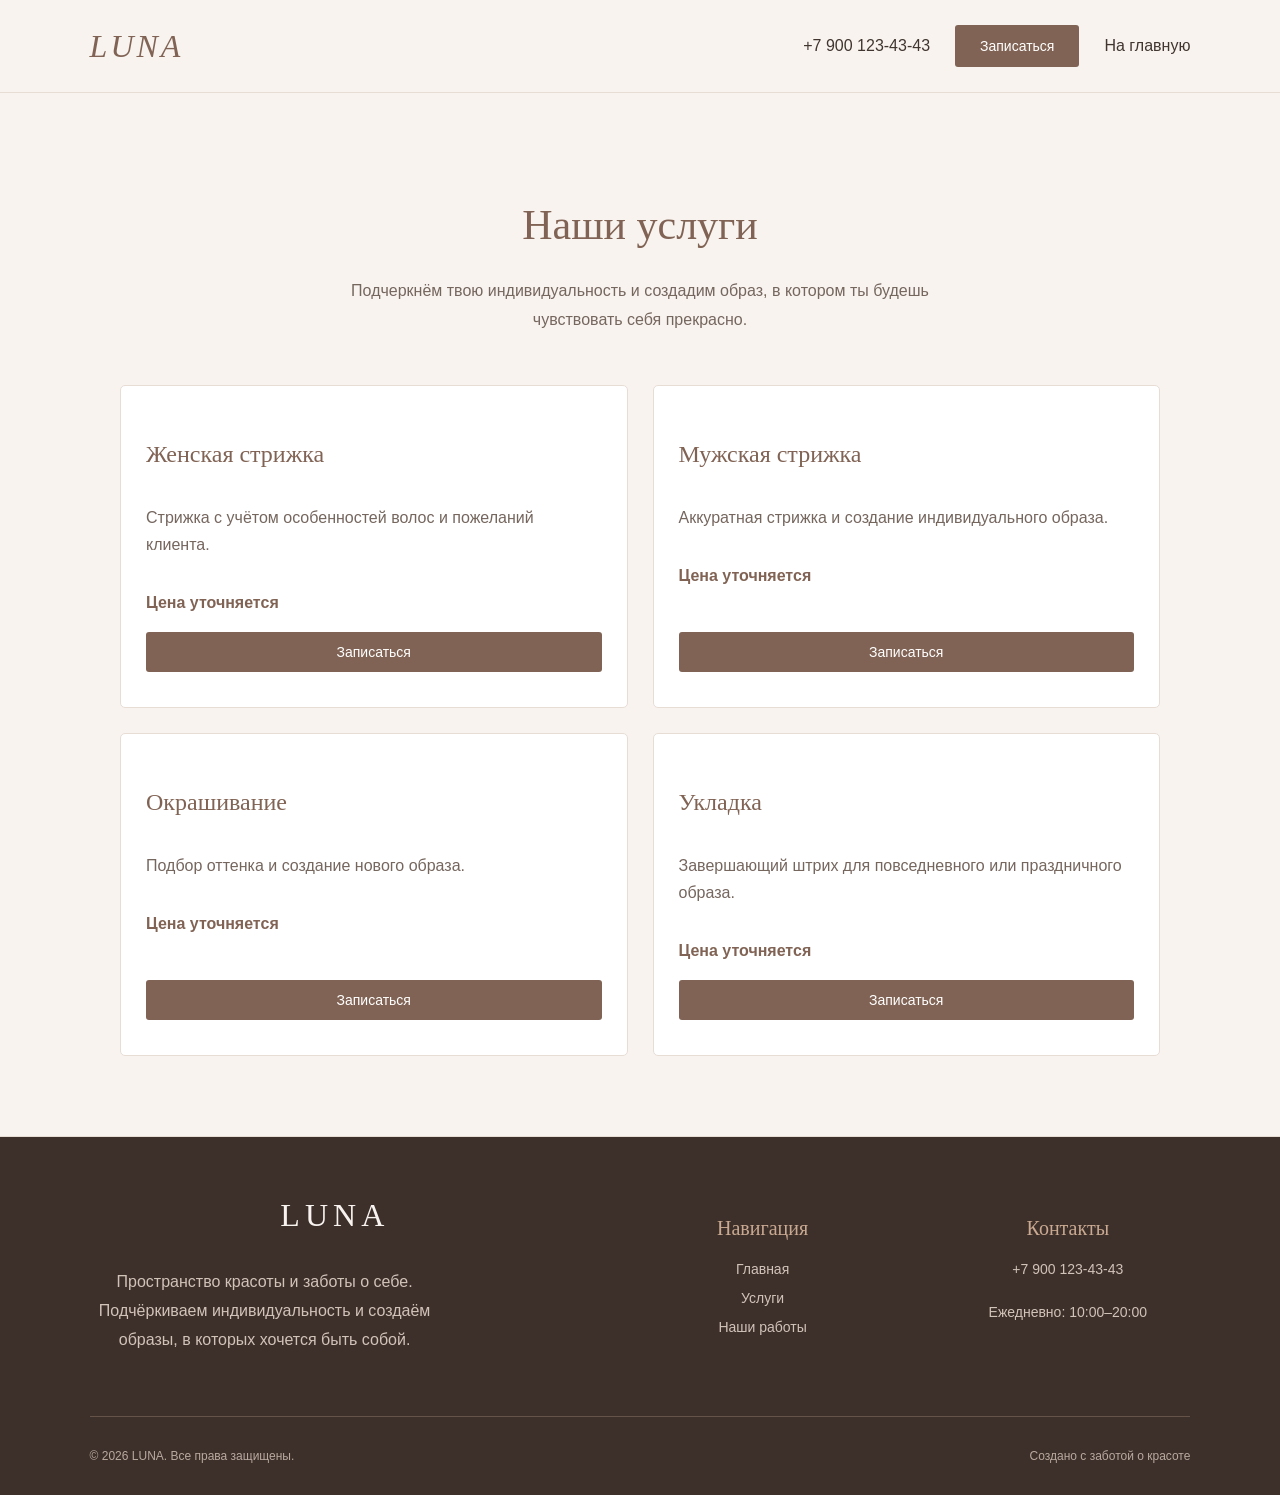
<file: services.html>
<!DOCTYPE html>
<html lang="ru">

<head>
    <meta charset="UTF-8">
    <meta name="viewport" content="width=device-width, initial-scale=1.0">

    <title>Услуги LUNA — Стрижки, укладки и уход за волосами</title>

    <meta name="description" content="Услуги парикмахерской LUNA: стрижки, укладки и профессиональный уход за волосами. Выберите подходящую услугу и запишитесь на посещение.">

    <meta name="keywords" content="услуги парикмахерской, стрижка, укладка, уход за волосами, салон красоты">

    <meta name="author" content="LUNA">

    <meta name="theme-color" content="#f5f0e9">

    <link rel="icon" type="image/svg+xml" href="favicon.svg">

    <link rel="stylesheet" href="style.css">
</head>

<body>

    <!-- Шапка сайта -->
    <header class="header">
        <a href="index.html" class="logo">LUNA</a>

        <div class="header-contacts">
            <a href="tel:+79001234343">+7 900 123-43-43</a>
            <button id="booking-button">Записаться</button>
            <a href="index.html">На главную</a>
        </div>
    </header>

    <!-- Страница услуг -->
    <main class="services-page">
        <h1>Наши услуги</h1>

        <p class="services-description">
            Подчеркнём твою индивидуальность и создадим образ,
            в котором ты будешь чувствовать себя прекрасно.
        </p>

        <div class="services-list">

            <article class="service-card">
                <h2>Женская стрижка</h2>
                <p>Стрижка с учётом особенностей волос и пожеланий клиента.</p>
                <span>Цена уточняется</span>
                <button class="service-booking-button">Записаться</button>
            </article>

            <article class="service-card">
                <h2>Мужская стрижка</h2>
                <p>Аккуратная стрижка и создание индивидуального образа.</p>
                <span>Цена уточняется</span>
                <button class="service-booking-button">Записаться</button>
            </article>

            <article class="service-card">
                <h2>Окрашивание</h2>
                <p>Подбор оттенка и создание нового образа.</p>
                <span>Цена уточняется</span>
                <button class="service-booking-button">Записаться</button>
            </article>

            <article class="service-card">
                <h2>Укладка</h2>
                <p>Завершающий штрих для повседневного или праздничного образа.</p>
                <span>Цена уточняется</span>
                <button class="service-booking-button">Записаться</button>
            </article>

        </div>
    </main>

    <!-- Подвал -->
<footer class="footer">
    <div class="footer-container">

        <div class="footer-brand">
            <a href="index.html" class="footer-logo">LUNA</a>
            <p>
                Пространство красоты и заботы о себе.
                Подчёркиваем индивидуальность и создаём образы,
                в которых хочется быть собой.
            </p>
        </div>

        <div class="footer-column">
            <h3>Навигация</h3>
            <a href="index.html">Главная</a>
            <a href="services.html">Услуги</a>
            <a href="index.html#gallery">Наши работы</a>
        </div>

        <div class="footer-column">
            <h3>Контакты</h3>
            <a href="tel:+79001234343">+7 900 123-43-43</a>
            <p>Ежедневно: 10:00–20:00</p>
        </div>

    </div>

    <div class="footer-bottom">
        <p>© 2026 LUNA. Все права защищены.</p>
        <p>Создано с заботой о красоте</p>
    </div>
</footer>

    <!-- Окно записи -->
    <div class="booking-modal" id="booking-modal" hidden>
        <div class="booking-content">
            <button class="close-booking" id="close-booking">×</button>

            <h2>Запись в LUNA</h2>
            <p>Свяжитесь с нами удобным способом:</p>

            <a href="tel:+79001234343">Позвонить</a>
            <a href="https://wa.me/7xxxxxxxxxx">WhatsApp</a>
            <a href="https://t.me/example">Telegram</a>
        </div>
    </div>

    <!-- Кнопка возврата наверх -->
    <button id="scroll-top" aria-label="Вернуться наверх">
        ↑
    </button>

    <script src="script.js"></script>

</body>
</html>
</file>
<file: style.css>
/* Общие настройки */
* {
    box-sizing: border-box;
}

body {
    margin: 0;
    font-family: Arial, sans-serif;
    background-color: #f8f3ef;
    color: #40352f;
}

/* Шапка */
.header {
    display: flex;
    justify-content: space-between;
    align-items: center;
    padding: 25px 7%;
    border-bottom: 1px solid #e8ddd5;
}

.logo {
    font-family: Georgia, serif;
    font-size: 32px;
    font-style: italic;
    letter-spacing: 3px;
    color: #806354;
    text-decoration: none;
}

.header-contacts {
    display: flex;
    align-items: center;
    gap: 25px;
}

.header-contacts a {
    color: #40352f;
    text-decoration: none;
}

button,
.services-button {
    cursor: pointer;
}

#booking-button,
.services-button {
    padding: 13px 25px;
    border: none;
    border-radius: 3px;
    background-color: #806354;
    color: white;
    font-size: 14px;
    text-decoration: none;
    transition: background-color 0.3s;
}

#booking-button:hover,
.services-button:hover {
    background-color: #60483c;
}

/* Главный экран */
.hero {
    min-height: 570px;
    padding: 120px 20px 80px;
    display: flex;
    flex-direction: column;
    align-items: center;
    justify-content: center;
    text-align: center;
}

.hero h1 {
    max-width: 800px;
    font-family: Georgia, serif;
    font-size: 48px;
    font-weight: normal;
    line-height: 1.2;
    color: #806354;
}

.hero p {
    max-width: 650px;
    font-size: 16px;
    line-height: 1.8;
    color: #75665e;
    margin-bottom: 35px;
}


/* ===== ГАЛЕРЕЯ ===== */

.gallery {
    padding: 90px 7%;
    text-align: center;
}

.gallery h2 {
    font-family: Georgia, serif;
    font-size: 38px;
    font-weight: normal;
    color: #806354;
    margin-bottom: 45px;
}

.gallery-grid {
    display: grid;
    grid-template-columns: repeat(3, 1fr);
    gap: 22px;
}

.gallery-item {
    position: relative;
    width: 100%;
    aspect-ratio: 4 / 3;
    padding: 0;
    overflow: hidden;
    border: none;
    background: #e8ded6;
    cursor: pointer;
}

.gallery-item img {
    display: block;
    width: 100%;
    height: 100%;
    object-fit: cover;
    transition: transform 0.6s ease;
}

.gallery-item::after {
    content: "";
    position: absolute;
    inset: 0;
    background: linear-gradient(
        to top,
        rgba(35, 25, 20, 0.65),
        transparent 60%
    );
    opacity: 0.7;
    transition: opacity 0.4s ease;
}

.gallery-item:hover img {
    transform: scale(1.08);
}

.gallery-item:hover::after {
    opacity: 1;
}

.gallery-caption {
    position: absolute;
    z-index: 1;
    left: 22px;
    bottom: 20px;
    color: white;
    font-family: Georgia, serif;
    font-size: 20px;
    letter-spacing: 0.5px;
    opacity: 0.9;
    transition: transform 0.4s ease;
}

.gallery-item:hover .gallery-caption {
    transform: translateY(-5px);
}

.gallery-item:focus-visible {
    outline: 3px solid #a48673;
    outline-offset: 4px;
}

@media (max-width: 600px) {
    .gallery {
        padding: 60px 18px;
    }

    .gallery h2 {
        font-size: 32px;
        margin-bottom: 30px;
    }

    .gallery-grid {
        grid-template-columns: repeat(2, 1fr);
        gap: 12px;
    }

    .gallery-caption {
        left: 10px;
        bottom: 12px;
        font-size: 14px;
    }
}

@media (prefers-reduced-motion: reduce) {
    .gallery-item,
    .gallery-item img,
    .gallery-item::after,
    .gallery-caption {
        transition: none;
    }
}


/* Подвал */
.footer {
    padding: 25px;
    text-align: center;
    border-top: 1px solid #e8ddd5;
    color: #75665e;
}

/* Окно записи */
.booking-modal {
    position: fixed;
    inset: 0;
    z-index: 10;
    display: flex;
    justify-content: center;
    align-items: center;
    background-color: rgba(0, 0, 0, 0.5);
}

.booking-modal[hidden],
.lightbox[hidden] {
    display: none;
}

.booking-content {
    position: relative;
    width: 90%;
    max-width: 400px;
    padding: 40px;
    background-color: #f8f3ef;
    text-align: center;
}

.booking-content a {
    display: block;
    margin-top: 20px;
    color: #806354;
}

.close-booking {
    position: absolute;
    top: 10px;
    right: 15px;
    border: none;
    background: none;
    font-size: 28px;
}

/* Увеличение фотографий */
.lightbox {
    position: fixed;
    inset: 0;
    z-index: 20;
    display: flex;
    justify-content: center;
    align-items: center;
    padding: 20px;
    background-color: rgba(0, 0, 0, 0.92);
}

#lightbox-image {
    display: block;
    width: min(85vw, 1100px);
    height: auto;
    max-height: 90vh;
    object-fit: contain;
    border-radius: 4px;
}

#close-lightbox {
    position: absolute;
    top: 15px;
    right: 25px;
    z-index: 21;
    border: none;
    background: none;
    color: white;
    font-size: 40px;
    cursor: pointer;
}

/* Адаптация под телефоны */
@media (max-width: 600px) {
    .header {
        padding: 20px;
        flex-wrap: wrap;
        gap: 15px;
    }

    .header-contacts {
        gap: 12px;
        flex-wrap: wrap;
    }

    .header-contacts a {
        font-size: 13px;
    }

    .hero {
        min-height: 480px;
        padding: 70px 20px;
    }

    .hero h1 {
        font-size: 32px;
    }

    .hero p {
        font-size: 14px;
    }

    .gallery {
        padding: 50px 20px;
    }

    .gallery-grid {
        grid-template-columns: repeat(2, 1fr);
        gap: 12px;
    }

    .lightbox {
        padding: 10px;
    }

    #lightbox-image {
        max-width: 96vw;
        max-height: 88vh;
    }

    #close-lightbox {
        top: 8px;
        right: 12px;
    }
}

/* Страница услуг */
.services-page {
    max-width: 1100px;
    margin: 0 auto;
    padding: 80px 30px;
    text-align: center;
}

.services-page > h1 {
    font-family: Georgia, serif;
    font-size: 42px;
    font-weight: normal;
    color: #806354;
}

.services-description {
    max-width: 600px;
    margin: 20px auto 50px;
    line-height: 1.8;
    color: #75665e;
}

.services-list {
    display: grid;
    grid-template-columns: repeat(2, 1fr);
    gap: 25px;
}

.service-card {
    padding: 35px 25px;
    background-color: #fff;
    border: 1px solid #e8ddd5;
    text-align: left;
    border-radius: 5px;
    display: flex;
    flex-direction: column;
    transition: transform 0.3s, box-shadow 0.3s;
}

.service-card:hover {
    transform: translateY(-3px);
    box-shadow: 0 8px 20px rgba(64, 53, 47, 0.08);
}

.service-card h2 {
    font-family: Georgia, serif;
    font-weight: normal;
    color: #806354;
}

.service-card p {
    line-height: 1.7;
    color: #75665e;
}

.service-card span {
    display: block;
    margin-top: 20px;
    margin-bottom: 20px;
    color: #806354;
    font-weight: bold;
}

/* Кнопки записи в карточках */
.service-booking-button {
    display: inline-block;
    padding: 12px 24px;
    margin-top: auto;
    border: none;
    border-radius: 3px;
    background-color: #806354;
    color: white;
    font-size: 14px;
    cursor: pointer;
    transition: background-color 0.3s, transform 0.2s;
}

.service-booking-button:hover {
    background-color: #60483c;
    transform: translateY(-2px);
}

.service-booking-button:active {
    transform: translateY(0);
}

/* Адаптация страницы услуг */
@media (max-width: 600px) {
    .services-page {
        padding: 50px 20px;
    }

    .services-page > h1 {
        font-size: 32px;
    }

    .services-list {
        grid-template-columns: 1fr;
    }
}

/* Кнопка возврата наверх */
#scroll-top {
    position: fixed;
    right: 25px;
    bottom: 25px;
    width: 45px;
    height: 45px;
    border: none;
    border-radius: 50%;
    background-color: #806354;
    color: white;
    font-size: 24px;
    cursor: pointer;
    z-index: 5;
    display: none;
    transition: background-color 0.3s;
}

/* Стрелки галереи */
.gallery-arrow {
    position: absolute;
    top: 50%;
    transform: translateY(-50%);
    width: 50px;
    height: 60px;
    border: none;
    border-radius: 4px;
    background: rgba(255, 255, 255, 0.15);
    color: white;
    font-size: 28px;
    cursor: pointer;
    transition: background 0.3s;
    z-index: 21;
}

.gallery-arrow:hover {
    background: rgba(255, 255, 255, 0.3);
}

#prev-photo {
    left: 25px;
}

#next-photo {
    right: 25px;
}

/* Счётчик фотографий */
.photo-counter {
    position: absolute;
    bottom: 20px;
    left: 50%;
    transform: translateX(-50%);
    color: white;
    font-size: 14px;
}

/* Анимация фотографии */
#lightbox-image {
    transition: opacity 0.15s ease;
}

/* Мобильная версия */
@media (max-width: 600px) {
    .gallery-arrow {
        width: 38px;
        height: 48px;
        font-size: 20px;
        background: rgba(255, 255, 255, 0.2);
    }

    #prev-photo {
        left: 8px;
    }

    #next-photo {
        right: 8px;
    }

    .photo-counter {
        bottom: 12px;
    }
}

/* Доступность: видимый фокус клавиатуры */
button:focus-visible,
a:focus-visible {
    outline: 3px solid #b18a72;
    outline-offset: 4px;
}

/* Не позволяем изображению случайно выделяться */
#lightbox-image {
    user-select: none;
    -webkit-user-drag: none;
}

/* Более комфортное поведение на телефонах */
.lightbox {
    overscroll-behavior: contain;
}

#lightbox-image {
    touch-action: pan-y;
}

/* Учитываем настройки уменьшения анимации */
@media (prefers-reduced-motion: reduce) {
    *,
    *::before,
    *::after {
        scroll-behavior: auto !important;
        animation-duration: 0.01ms !important;
        animation-iteration-count: 1 !important;
        transition-duration: 0.01ms !important;
    }
}


/* ===== ОБНОВЛЁННЫЙ ПЕРВЫЙ ЭКРАН ===== */

.hero {
    min-height: 650px;
    padding: 90px 8%;
    display: grid;
    grid-template-columns: 1.05fr 0.95fr;
    align-items: center;
    gap: 65px;
    text-align: left;
    background: #f8f3ef;
}

.hero-content {
    max-width: 600px;
}

.hero-eyebrow {
    margin-bottom: 28px;
    color: #a48673;
    font-size: 12px;
    letter-spacing: 4px;
    font-weight: 600;
}

.hero h1 {
    margin: 0 0 25px;
    font-family: Georgia, serif;
    font-size: clamp(38px, 4.5vw, 64px);
    line-height: 1.13;
    font-weight: 400;
    color: #40352f;
}

.hero h1 span {
    display: block;
    color: #a48673;
    font-style: italic;
}

.hero-description {
    max-width: 480px;
    margin-bottom: 32px;
    color: #776a62;
    font-size: 16px;
    line-height: 1.9;
}

.hero-actions {
    display: flex;
    align-items: center;
    flex-wrap: wrap;
    gap: 18px;
}

.hero-primary-button,
.hero-secondary-button {
    display: inline-flex;
    align-items: center;
    justify-content: center;
    min-height: 52px;
    padding: 0 27px;
    text-decoration: none;
    font-size: 14px;
    transition: 0.3s ease;
}

.hero-primary-button {
    background: #806653;
    color: white;
}

.hero-primary-button:hover {
    background: #604b3c;
    transform: translateY(-2px);
}

.hero-secondary-button {
    border: 1px solid #cbb9aa;
    color: #604b3c;
}

.hero-secondary-button:hover {
    background: #eee5de;
}

.hero-note {
    margin-top: 35px;
    color: #a39387;
    font-size: 12px;
    letter-spacing: 1px;
}

.hero-visual {
    position: relative;
    width: 100%;
    height: 500px;
}

.hero-visual img {
    width: 100%;
    height: 100%;
    display: block;
    object-fit: cover;
    border-radius: 2px;
}

.hero-image-label {
    position: absolute;
    right: -20px;
    bottom: 25px;
    max-width: 230px;
    padding: 20px 25px;
    background: #f8f3ef;
    color: #40352f;
    box-shadow: 0 8px 30px rgba(64, 53, 47, 0.08);
}

.hero-image-label span {
    font-family: Georgia, serif;
    font-size: 25px;
    font-style: italic;
}

.hero-image-label p {
    margin: 7px 0 0;
    font-size: 11px;
    line-height: 1.5;
}

/* Адаптация первого экрана */

@media (max-width: 900px) {
    .hero {
        padding: 65px 6%;
        gap: 35px;
    }

    .hero-visual {
        height: 420px;
    }
}

@media (max-width: 600px) {
    .hero {
        min-height: auto;
        padding: 65px 22px 50px;
        grid-template-columns: 1fr;
        gap: 35px;
    }

    .hero h1 {
        font-size: 42px;
    }

    .hero-description {
        font-size: 14px;
    }

    .hero-visual {
        height: 360px;
    }

    .hero-image-label {
        right: -8px;
        bottom: 15px;
        max-width: 190px;
        padding: 15px 18px;
    }

    .hero-note {
        font-size: 10px;
    }
}


/* Плавная прокрутка страницы */
html {
    scroll-behavior: smooth;
}

/* Чтобы заголовок галереи не прилипал к самому верху */
#gallery {
    scroll-margin-top: 30px;
}

/* ===== ПОДВАЛ САЙТА ===== */

.footer {
    background: #3d302b;
    color: #f8f3ef;
    padding: 60px 7% 20px;
}

.footer-container {
    display: grid;
    grid-template-columns: 2fr 1fr 1fr;
    gap: 60px;
    max-width: 1200px;
    margin: 0 auto;
}

.footer-logo {
    display: inline-block;
    color: #f8f3ef;
    font-family: Georgia, serif;
    font-size: 32px;
    letter-spacing: 5px;
    text-decoration: none;
    margin-bottom: 18px;
}

.footer-brand p {
    max-width: 350px;
    color: #d2c3b9;
    line-height: 1.8;
}

.footer-column {
    display: flex;
    flex-direction: column;
    gap: 13px;
}

.footer-column h3 {
    color: #c9a991;
    font-family: Georgia, serif;
    font-size: 20px;
    font-weight: normal;
    margin-bottom: 8px;
}

.footer-column a,
.footer-column p {
    color: #d2c3b9;
    text-decoration: none;
    font-size: 14px;
    transition: color 0.3s;
}

.footer-column a:hover {
    color: white;
}

.footer-bottom {
    max-width: 1200px;
    margin: 45px auto 0;
    padding-top: 20px;
    border-top: 1px solid #65534a;
    display: flex;
    justify-content: space-between;
    gap: 15px;
    color: #b9a99f;
    font-size: 12px;
}

/* Адаптация для телефона */

@media (max-width: 600px) {
    .footer {
        padding: 45px 22px 20px;
    }

    .footer-container {
        grid-template-columns: 1fr 1fr;
        gap: 35px 20px;
    }

    .footer-brand {
        grid-column: 1 / -1;
    }

    .footer-bottom {
        flex-direction: column;
        gap: 8px;
        margin-top: 35px;
    }
}

/* ===== АНИМАЦИЯ ПОЯВЛЕНИЯ ===== */

.fade-in {
    opacity: 0;
    transform: translateY(30px);
    transition:
        opacity 0.8s ease,
        transform 0.8s ease;
}

.fade-in.visible {
    opacity: 1;
    transform: translateY(0);
}

/* Учитываем настройки пользователя */

@media (prefers-reduced-motion: reduce) {
    .fade-in,
    .fade-in.visible {
        opacity: 1;
        transform: none;
        transition: none;
    }
}

/* ===== ДОПОЛНИТЕЛЬНЫЕ ЭФФЕКТЫ НАВЕДЕНИЯ ===== */

/* Кнопки */
#booking-button,
.services-button,
.hero-primary-button,
.hero-secondary-button,
.service-booking-button {
    transition: all 0.3s ease;
}

#booking-button:hover,
.services-button:hover,
.hero-primary-button:hover,
.service-booking-button:hover {
    transform: translateY(-3px);
    box-shadow: 0 7px 18px rgba(64, 53, 47, 0.18);
}

.hero-secondary-button:hover {
    transform: translateY(-3px);
}

/* Карточки услуг */
.service-card {
    transition:
        transform 0.35s ease,
        box-shadow 0.35s ease,
        border-color 0.35s ease;
}

.service-card:hover {
    transform: translateY(-7px);
    box-shadow: 0 14px 30px rgba(64, 53, 47, 0.12);
    border-color: #cbb9aa;
}

/* Ссылки в шапке */
.header-contacts a:not(.services-button) {
    transition: color 0.3s ease;
}

.header-contacts a:not(.services-button):hover {
    color: #a48673;
}

/* Логотип */
.logo,
.footer-logo {
    transition: opacity 0.3s ease;
}

.logo:hover,
.footer-logo:hover {
    opacity: 0.7;
}

/* Эффекты отключаются на устройствах без наведения */
@media (hover: none) {
    .service-card:hover,
    #booking-button:hover,
    .services-button:hover,
    .hero-primary-button:hover,
    .hero-secondary-button:hover,
    .service-booking-button:hover {
        transform: none;
        box-shadow: none;
    }
}
</file>
